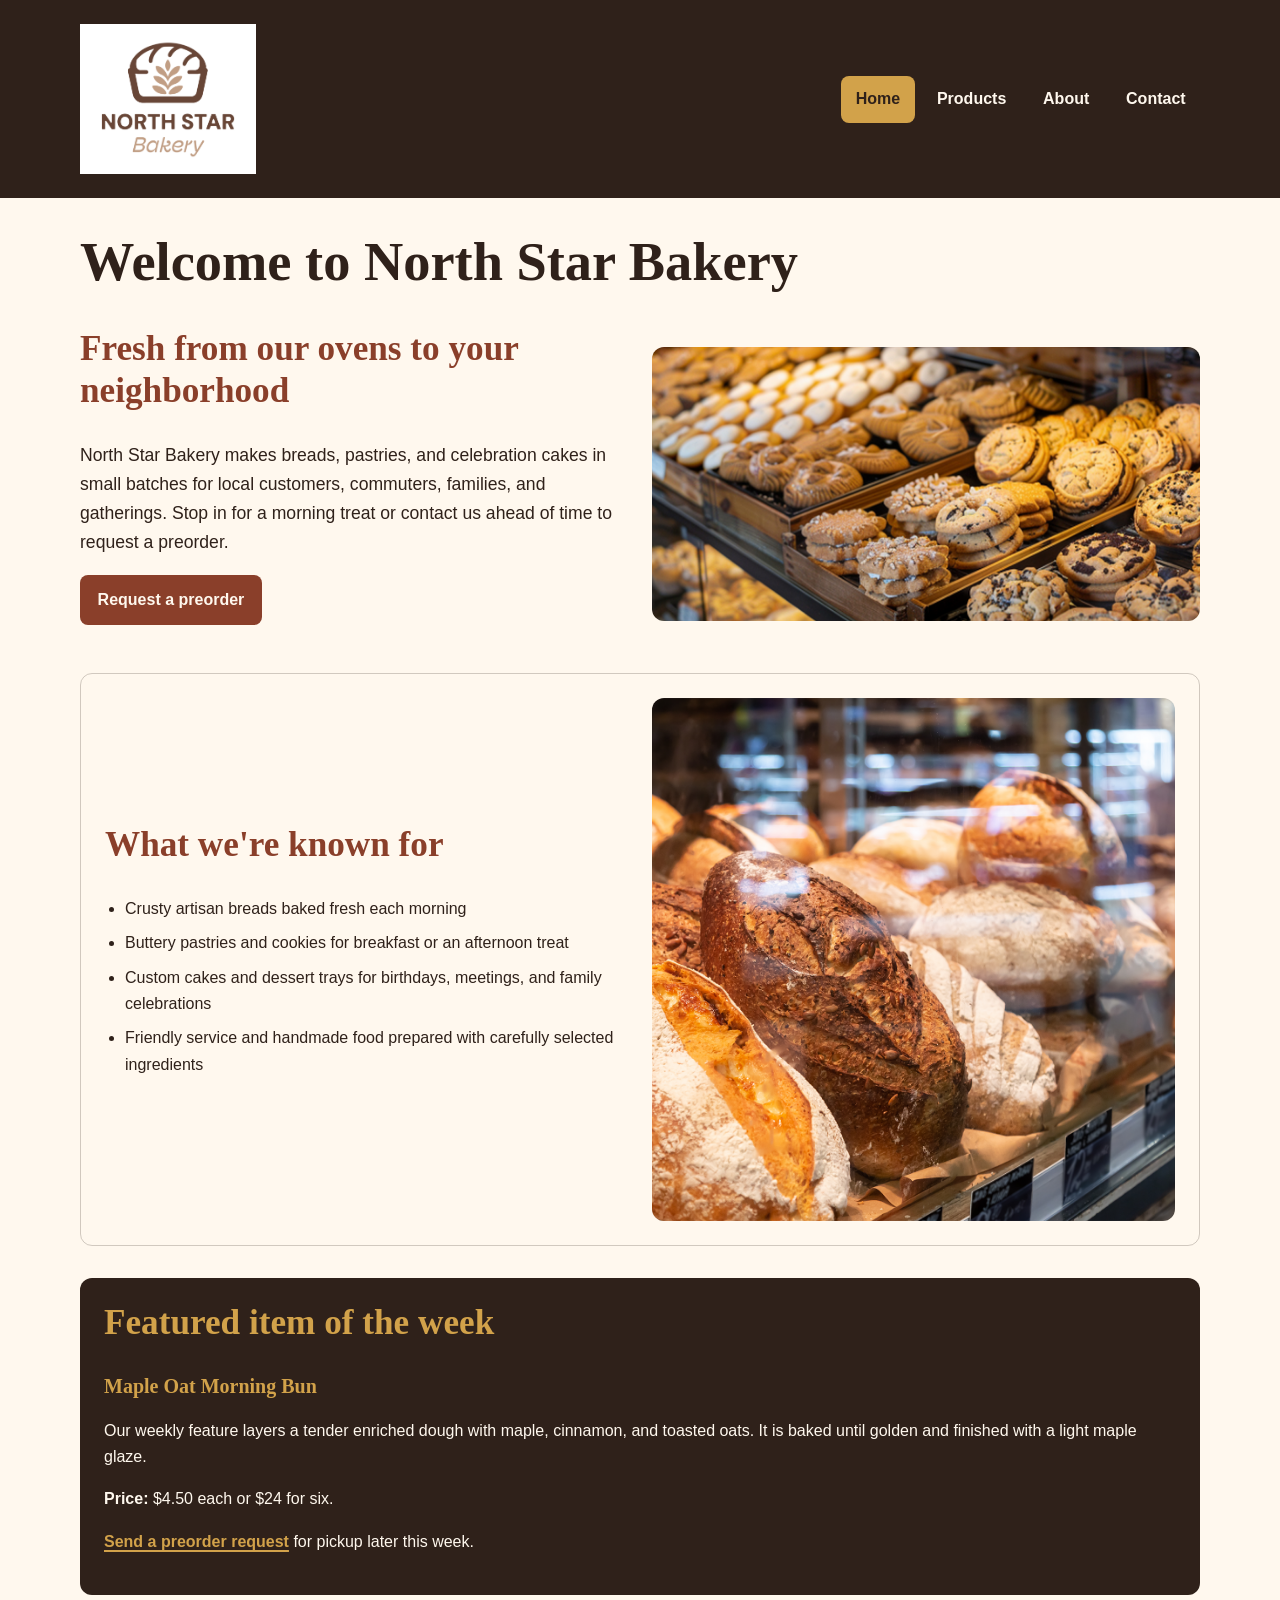
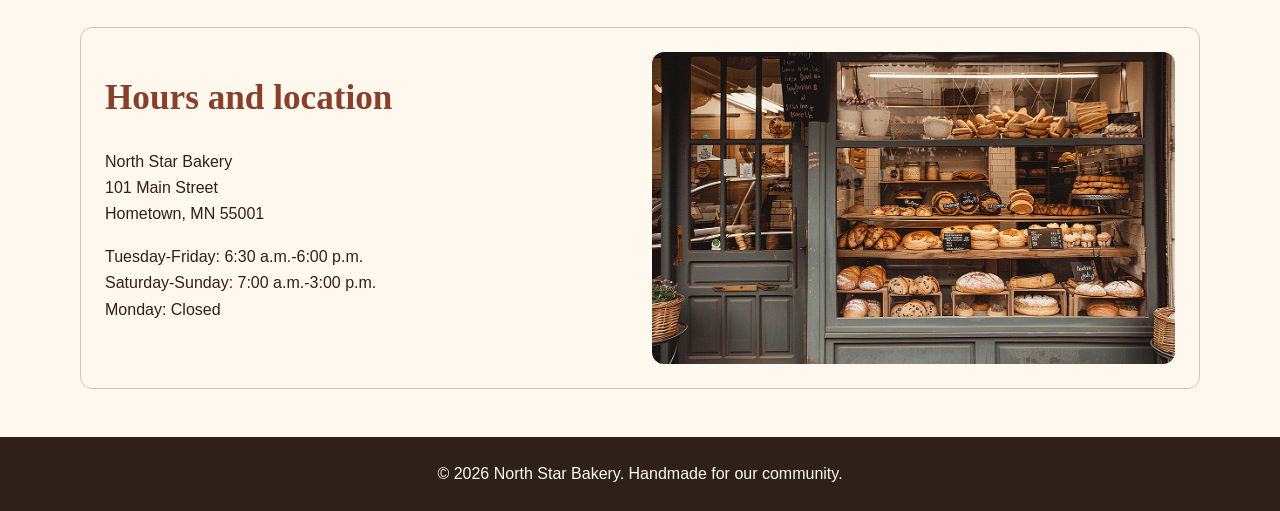
<file: index.html>
<!DOCTYPE html>
<html lang="en">
<head>
  <meta charset="UTF-8">
  <meta name="viewport" content="width=device-width, initial-scale=1.0">
  <title>North Star Bakery | Home</title>
  <link rel="stylesheet" href="styles.css">
</head>
<body>
  <a class="skip-link" href="#main-content">Skip to main content</a>
  <header class="site-header">
    <img class="site-logo" src="media/bakery-logo_c.png" alt="North Star Bakery logo with a loaf of bread and wheat">
    <nav class="site-nav" aria-label="Main navigation">
      <ul>
        <li><a href="index.html" aria-current="page">Home</a></li>
        <li><a href="products.html">Products</a></li>
        <li><a href="about.html">About</a></li>
        <li><a href="contact.html">Contact</a></li>
      </ul>
    </nav>
  </header>

  <main id="main-content">
    <h1>Welcome to North Star Bakery</h1>

    <section class="hero" aria-labelledby="welcome-heading">
      <div class="hero-copy">
        <h2 id="welcome-heading">Fresh from our ovens to your neighborhood</h2>
        <p class="lead">North Star Bakery makes breads, pastries, and celebration cakes in small batches for local customers, commuters, families, and gatherings. Stop in for a morning treat or contact us ahead of time to request a preorder.</p>
        <p><a class="button-link" href="contact.html">Request a preorder</a></p>
      </div>

      <picture class="hero-media">
        <source media="(min-width: 700px)" srcset="media/bakery-feature-large_c.png">
        <img src="media/bakery-feature-small_c.png" alt="Assorted cookies and pastries arranged in a bakery display case">
      </picture>
    </section>

    <section class="split panel" aria-labelledby="known-heading">
      <div>
        <h2 id="known-heading">What we're known for</h2>
        <ul class="feature-list">
          <li>Crusty artisan breads baked fresh each morning</li>
          <li>Buttery pastries and cookies for breakfast or an afternoon treat</li>
          <li>Custom cakes and dessert trays for birthdays, meetings, and family celebrations</li>
          <li>Friendly service and handmade food prepared with carefully selected ingredients</li>
        </ul>
      </div>
      <img src="media/bakery-bread_c.png" alt="Rustic artisan loaves displayed behind the bakery counter">
    </section>

    <section class="featured-card" aria-labelledby="featured-heading">
      <h2 id="featured-heading">Featured item of the week</h2>
      <article>
        <h3>Maple Oat Morning Bun</h3>
        <p>Our weekly feature layers a tender enriched dough with maple, cinnamon, and toasted oats. It is baked until golden and finished with a light maple glaze.</p>
        <p><strong>Price:</strong> $4.50 each or $24 for six.</p>
        <p><a href="contact.html">Send a preorder request</a> for pickup later this week.</p>
      </article>
    </section>

    <section class="split panel" aria-labelledby="visit-heading">
      <div>
        <h2 id="visit-heading">Hours and location</h2>
        <address>
          North Star Bakery<br>
          101 Main Street<br>
          Hometown, MN 55001
        </address>
        <p>Tuesday-Friday: 6:30 a.m.-6:00 p.m.<br>
          Saturday-Sunday: 7:00 a.m.-3:00 p.m.<br>
          Monday: Closed</p>
      </div>
      <img src="media/bakery-storefront_c.png" alt="North Star Bakery storefront window filled with breads and pastries">
    </section>
  </main>

  <footer class="site-footer">
    <p>&copy; 2026 North Star Bakery. Handmade for our community.</p>
  </footer>
</body>
</html>
</file>
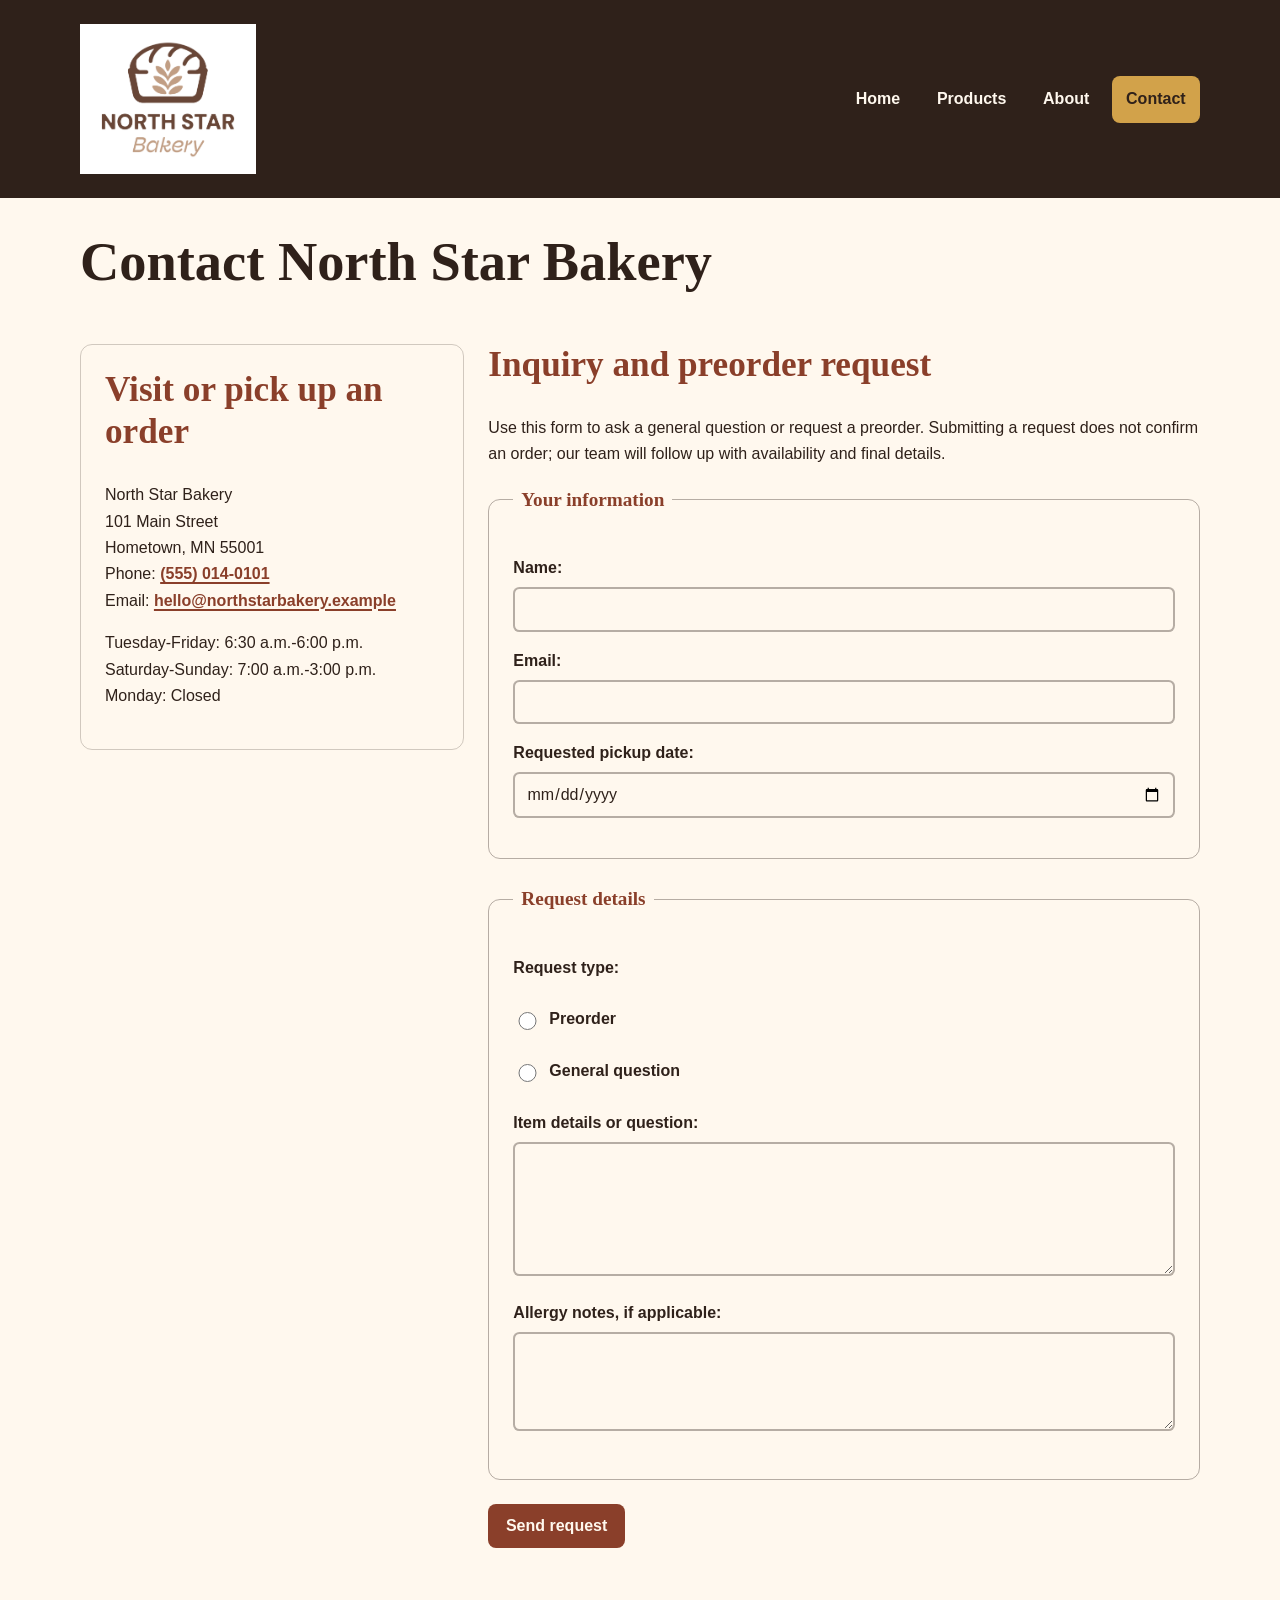
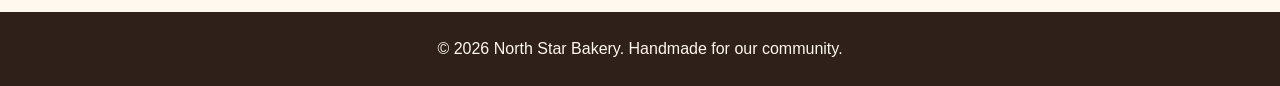
<file: contact.html>
<!DOCTYPE html>
<html lang="en">
<head>
  <meta charset="UTF-8">
  <meta name="viewport" content="width=device-width, initial-scale=1.0">
  <title>North Star Bakery | Contact and Preorders</title>
  <link rel="stylesheet" href="styles.css">
</head>
<body>
  <a class="skip-link" href="#main-content">Skip to main content</a>
  <header class="site-header">
    <img class="site-logo" src="media/bakery-logo_c.png" alt="North Star Bakery logo with a loaf of bread and wheat">
    <nav class="site-nav" aria-label="Main navigation">
      <ul>
        <li><a href="index.html">Home</a></li>
        <li><a href="products.html">Products</a></li>
        <li><a href="about.html">About</a></li>
        <li><a href="contact.html" aria-current="page">Contact</a></li>
      </ul>
    </nav>
  </header>

  <main id="main-content">
    <h1>Contact North Star Bakery</h1>

    <div class="contact-layout">
      <section class="contact-details panel" aria-labelledby="visit-heading">
        <h2 id="visit-heading">Visit or pick up an order</h2>
        <address>
          North Star Bakery<br>
          101 Main Street<br>
          Hometown, MN 55001<br>
          Phone: <a href="tel:+15550140101">(555) 014-0101</a><br>
          Email: <a href="mailto:hello@northstarbakery.example">hello@northstarbakery.example</a>
        </address>
        <p>Tuesday-Friday: 6:30 a.m.-6:00 p.m.<br>
          Saturday-Sunday: 7:00 a.m.-3:00 p.m.<br>
          Monday: Closed</p>
      </section>

      <section class="contact-form" aria-labelledby="form-heading">
        <h2 id="form-heading">Inquiry and preorder request</h2>
        <p>Use this form to ask a general question or request a preorder. Submitting a request does not confirm an order; our team will follow up with availability and final details.</p>

        <form action="#" method="post">
          <fieldset>
            <legend>Your information</legend>

            <p>
              <label for="name">Name:</label><br>
              <input type="text" id="name" name="name" minlength="2" maxlength="60" autocomplete="name" required>
            </p>

            <p>
              <label for="email">Email:</label><br>
              <input type="email" id="email" name="email" maxlength="100" autocomplete="email" required>
            </p>

            <p>
              <label for="pickup-date">Requested pickup date:</label><br>
              <input type="date" id="pickup-date" name="pickup-date" required>
            </p>
          </fieldset>

          <fieldset>
            <legend>Request details</legend>

            <p><strong>Request type:</strong></p>
            <div class="radio-group">
              <p class="radio-option">
                <input type="radio" id="preorder" name="request-type" value="preorder" required>
                <label for="preorder">Preorder</label>
              </p>
              <p class="radio-option">
                <input type="radio" id="general-question" name="request-type" value="general-question">
                <label for="general-question">General question</label>
              </p>
            </div>

            <p>
              <label for="item-details">Item details or question:</label><br>
              <textarea id="item-details" name="item-details" rows="6" minlength="10" maxlength="500" required></textarea>
            </p>

            <p>
              <label for="allergy-notes">Allergy notes, if applicable:</label><br>
              <textarea id="allergy-notes" name="allergy-notes" rows="4" maxlength="300"></textarea>
            </p>
          </fieldset>

          <p><button type="submit">Send request</button></p>
        </form>
      </section>
    </div>
  </main>

  <footer class="site-footer">
    <p>&copy; 2026 North Star Bakery. Handmade for our community.</p>
  </footer>
</body>
</html>
</file>
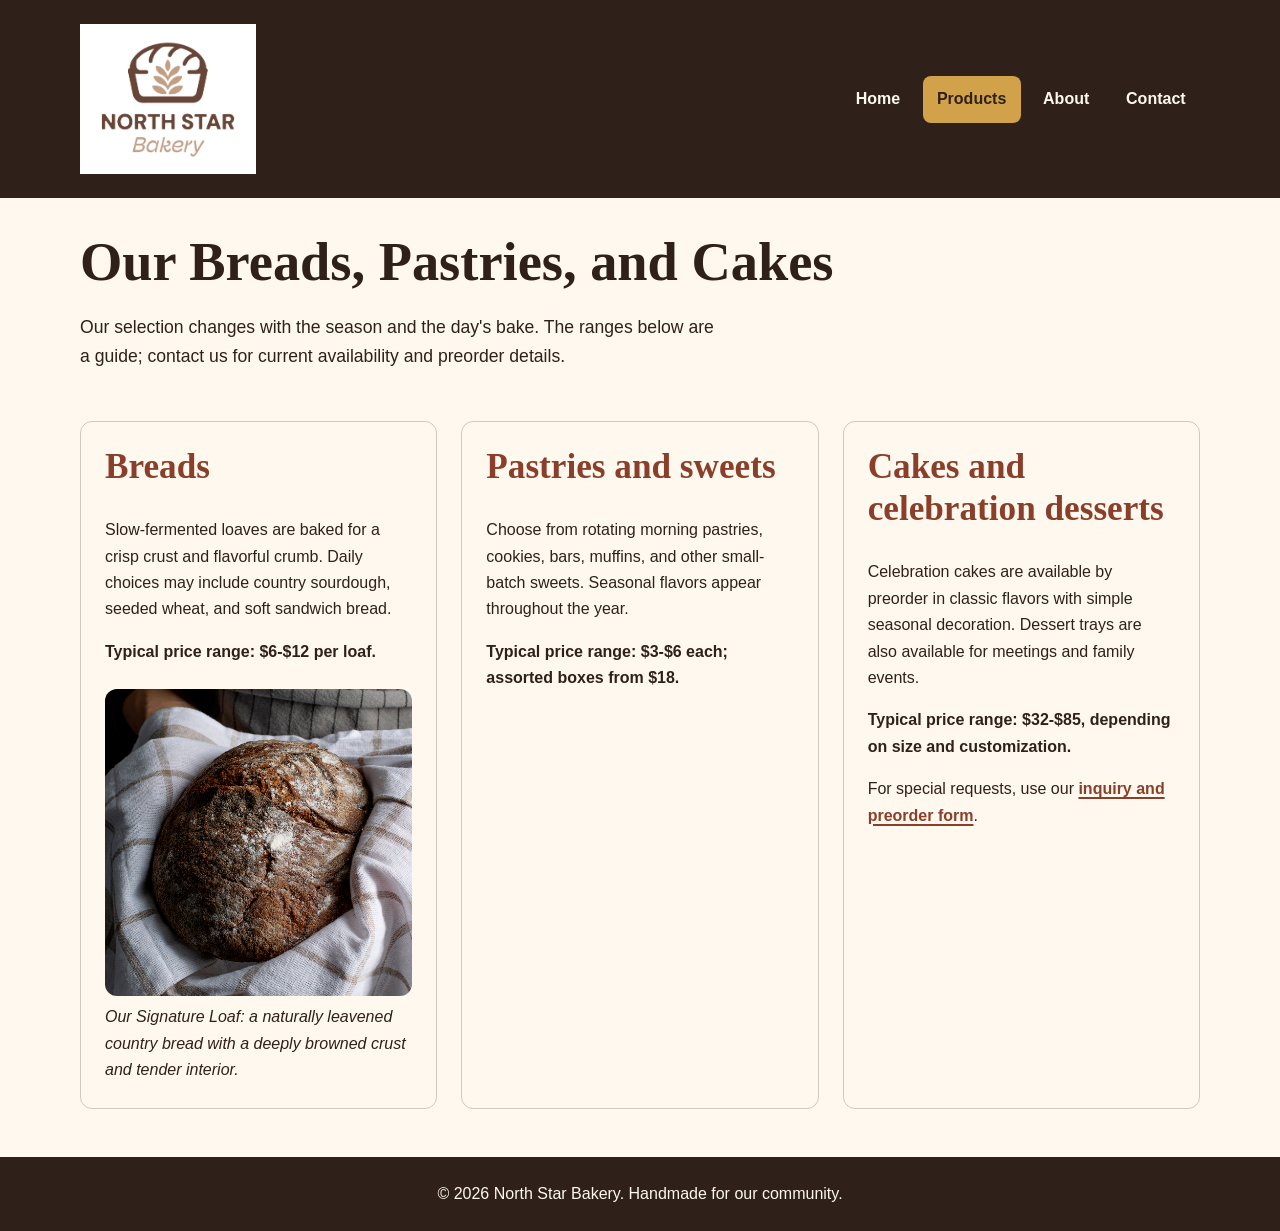
<file: products.html>
<!DOCTYPE html>
<html lang="en">
<head>
  <meta charset="UTF-8">
  <meta name="viewport" content="width=device-width, initial-scale=1.0">
  <title>North Star Bakery | Products</title>
  <link rel="stylesheet" href="styles.css">
</head>
<body>
  <a class="skip-link" href="#main-content">Skip to main content</a>
  <header class="site-header">
    <img class="site-logo" src="media/bakery-logo_c.png" alt="North Star Bakery logo with a loaf of bread and wheat">
    <nav class="site-nav" aria-label="Main navigation">
      <ul>
        <li><a href="index.html">Home</a></li>
        <li><a href="products.html" aria-current="page">Products</a></li>
        <li><a href="about.html">About</a></li>
        <li><a href="contact.html">Contact</a></li>
      </ul>
    </nav>
  </header>

  <main id="main-content">
    <h1>Our Breads, Pastries, and Cakes</h1>
    <p class="lead">Our selection changes with the season and the day's bake. The ranges below are a guide; contact us for current availability and preorder details.</p>

    <div class="product-grid">
      <section class="product-card" aria-labelledby="breads-heading">
        <h2 id="breads-heading">Breads</h2>
        <p>Slow-fermented loaves are baked for a crisp crust and flavorful crumb. Daily choices may include country sourdough, seeded wheat, and soft sandwich bread.</p>
        <p class="price">Typical price range: $6-$12 per loaf.</p>

        <figure>
          <img src="media/bakery-signature-loaf_c.png" alt="Round flour-dusted artisan loaf resting on a striped bakery cloth">
          <figcaption>Our Signature Loaf: a naturally leavened country bread with a deeply browned crust and tender interior.</figcaption>
        </figure>
      </section>

      <section class="product-card" aria-labelledby="pastries-heading">
        <h2 id="pastries-heading">Pastries and sweets</h2>
        <p>Choose from rotating morning pastries, cookies, bars, muffins, and other small-batch sweets. Seasonal flavors appear throughout the year.</p>
        <p class="price">Typical price range: $3-$6 each; assorted boxes from $18.</p>
      </section>

      <section class="product-card" aria-labelledby="cakes-heading">
        <h2 id="cakes-heading">Cakes and celebration desserts</h2>
        <p>Celebration cakes are available by preorder in classic flavors with simple seasonal decoration. Dessert trays are also available for meetings and family events.</p>
        <p class="price">Typical price range: $32-$85, depending on size and customization.</p>
        <p>For special requests, use our <a href="contact.html">inquiry and preorder form</a>.</p>
      </section>
    </div>
  </main>

  <footer class="site-footer">
    <p>&copy; 2026 North Star Bakery. Handmade for our community.</p>
  </footer>
</body>
</html>
</file>
<file: styles.css>
:root {
  --cream: #fff8ee;
  --brown: #2f211a;
  --rust: #8a3f2a;
  --gold: #d2a24a;
  --body-font: Arial, Helvetica, sans-serif;
  --heading-font: Georgia, "Times New Roman", serif;
  --space-1: 0.5rem;
  --space-2: 1rem;
  --space-3: 1.5rem;
  --space-4: 2rem;
  --space-5: 3rem;
  --radius: 0.75rem;
  --content-width: 70rem;
}

* {
  box-sizing: border-box;
}

html {
  scroll-behavior: smooth;
}

body {
  margin: 0;
  background: var(--cream);
  color: var(--brown);
  font-family: var(--body-font);
  font-size: 1rem;
  line-height: 1.65;
}

img,
picture,
video {
  display: block;
  max-width: 100%;
}

img,
video {
  height: auto;
  border-radius: var(--radius);
}

picture img {
  width: 100%;
}

a {
  color: var(--rust);
  font-weight: 700;
  text-decoration-thickness: 0.12em;
  text-underline-offset: 0.18em;
}

a:hover {
  text-decoration-thickness: 0.2em;
}

a:focus-visible,
button:focus-visible,
input:focus-visible,
textarea:focus-visible {
  outline: 3px solid var(--gold);
  outline-offset: 3px;
}

.skip-link {
  position: absolute;
  left: var(--space-2);
  top: -5rem;
  z-index: 10;
  background: var(--gold);
  color: var(--brown);
  padding: var(--space-1) var(--space-2);
  border-radius: 0 0 var(--radius) var(--radius);
}

.skip-link:focus {
  top: 0;
}

.site-header {
  background: var(--brown);
  color: var(--cream);
  padding: var(--space-3) max(var(--space-2), calc((100% - var(--content-width)) / 2));
  display: flex;
  flex-direction: column;
  align-items: center;
  gap: var(--space-3);
}

.site-logo {
  width: 11rem;
  border-radius: 0;
}

.site-nav ul {
  list-style: none;
  margin: 0;
  padding: 0;
  display: flex;
  flex-wrap: wrap;
  justify-content: center;
  gap: var(--space-1);
}

.site-nav a {
  display: block;
  min-height: 44px;
  padding: 0.65rem 0.9rem;
  color: var(--cream);
  border-radius: 0.5rem;
  text-decoration: none;
}

.site-nav a:hover,
.site-nav a:focus-visible {
  background: var(--rust);
}

.site-nav a[aria-current="page"] {
  background: var(--gold);
  color: var(--brown);
}

main {
  width: min(calc(100% - 2rem), var(--content-width));
  margin-inline: auto;
  padding-block: var(--space-4) var(--space-5);
}

h1,
h2,
h3 {
  font-family: var(--heading-font);
  line-height: 1.2;
  margin-top: 0;
}

h1 {
  font-size: clamp(2rem, 8vw, 3.4rem);
  margin-bottom: var(--space-2);
}

h2 {
  font-size: clamp(1.5rem, 5vw, 2.2rem);
  color: var(--rust);
}

h3 {
  font-size: 1.25rem;
}

p,
li,
address,
figcaption,
label,
input,
textarea,
button {
  font-size: 1rem;
}

.lead {
  max-width: 65ch;
  font-size: 1.1rem;
}

section {
  margin-top: var(--space-4);
}

.panel {
  padding: var(--space-3);
  border: 1px solid rgba(47, 33, 26, 0.22);
  border-radius: var(--radius);
}

.hero,
.split,
.contact-layout,
.product-grid,
.team-grid {
  display: flex;
  flex-direction: column;
  gap: var(--space-3);
}

.hero-copy,
.hero-media,
.split > *,
.contact-layout > *,
.product-grid > *,
.team-grid > * {
  min-width: 0;
}

.hero-media img,
.split img,
figure img {
  width: 100%;
}

.feature-list {
  padding-left: 1.25rem;
}

.feature-list li + li {
  margin-top: var(--space-1);
}

.featured-card {
  background: var(--brown);
  color: var(--cream);
  padding: var(--space-3);
  border-radius: var(--radius);
}

.featured-card h2,
.featured-card h3 {
  color: var(--gold);
}

.featured-card a {
  color: var(--gold);
}

.button-link,
button {
  display: inline-block;
  min-height: 44px;
  border: 0;
  border-radius: 0.5rem;
  background: var(--rust);
  color: var(--cream);
  padding: 0.75rem 1.1rem;
  font-family: var(--body-font);
  font-weight: 700;
  text-decoration: none;
  cursor: pointer;
}

.button-link:hover,
button:hover {
  background: var(--brown);
}

figure {
  margin: var(--space-3) 0 0;
}

figcaption {
  margin-top: var(--space-1);
  font-style: italic;
}

.product-card,
.team-card {
  flex: 1 1 0;
  padding: var(--space-3);
  border: 1px solid rgba(47, 33, 26, 0.22);
  border-radius: var(--radius);
}

.price {
  font-weight: 700;
}

video {
  width: 100%;
  background: var(--brown);
}

address {
  font-style: normal;
}

form {
  width: 100%;
}

fieldset {
  margin: 0 0 var(--space-3);
  padding: var(--space-3);
  border: 1px solid rgba(47, 33, 26, 0.35);
  border-radius: var(--radius);
}

legend {
  padding-inline: var(--space-1);
  color: var(--rust);
  font-family: var(--heading-font);
  font-size: 1.2rem;
  font-weight: 700;
}

label {
  font-weight: 700;
}

input[type="text"],
input[type="email"],
input[type="date"],
textarea {
  width: 100%;
  min-height: 44px;
  margin-top: 0.35rem;
  padding: 0.7rem;
  border: 2px solid rgba(47, 33, 26, 0.35);
  border-radius: 0.4rem;
  background: var(--cream);
  color: var(--brown);
  font-family: var(--body-font);
}

textarea {
  resize: vertical;
}

.radio-group {
  display: flex;
  flex-direction: column;
  gap: var(--space-1);
}

.radio-option {
  display: flex;
  align-items: center;
  gap: 0.6rem;
  margin: 0;
  min-height: 44px;
}

.radio-option input {
  width: 1.15rem;
  height: 1.15rem;
}

.site-footer {
  background: var(--brown);
  color: var(--cream);
  text-align: center;
  padding: var(--space-3) var(--space-2);
}

.site-footer p {
  margin: 0;
}

@media (min-width: 48rem) {
  .site-header {
    flex-direction: row;
    justify-content: space-between;
  }

  .site-nav ul {
    justify-content: flex-end;
  }

  .hero,
  .split,
  .contact-layout {
    flex-direction: row;
    align-items: center;
  }

  .hero-copy,
  .hero-media,
  .split > *,
  .contact-layout > * {
    flex: 1 1 0;
  }

  .product-grid,
  .team-grid {
    flex-direction: row;
    align-items: stretch;
  }

  .contact-layout {
    align-items: flex-start;
  }

  .contact-details {
    flex: 0 1 35%;
  }

  .contact-form {
    flex: 1 1 65%;
  }
}

@media (min-width: 75rem) {
  body {
    font-size: 1.05rem;
  }
}
</file>
